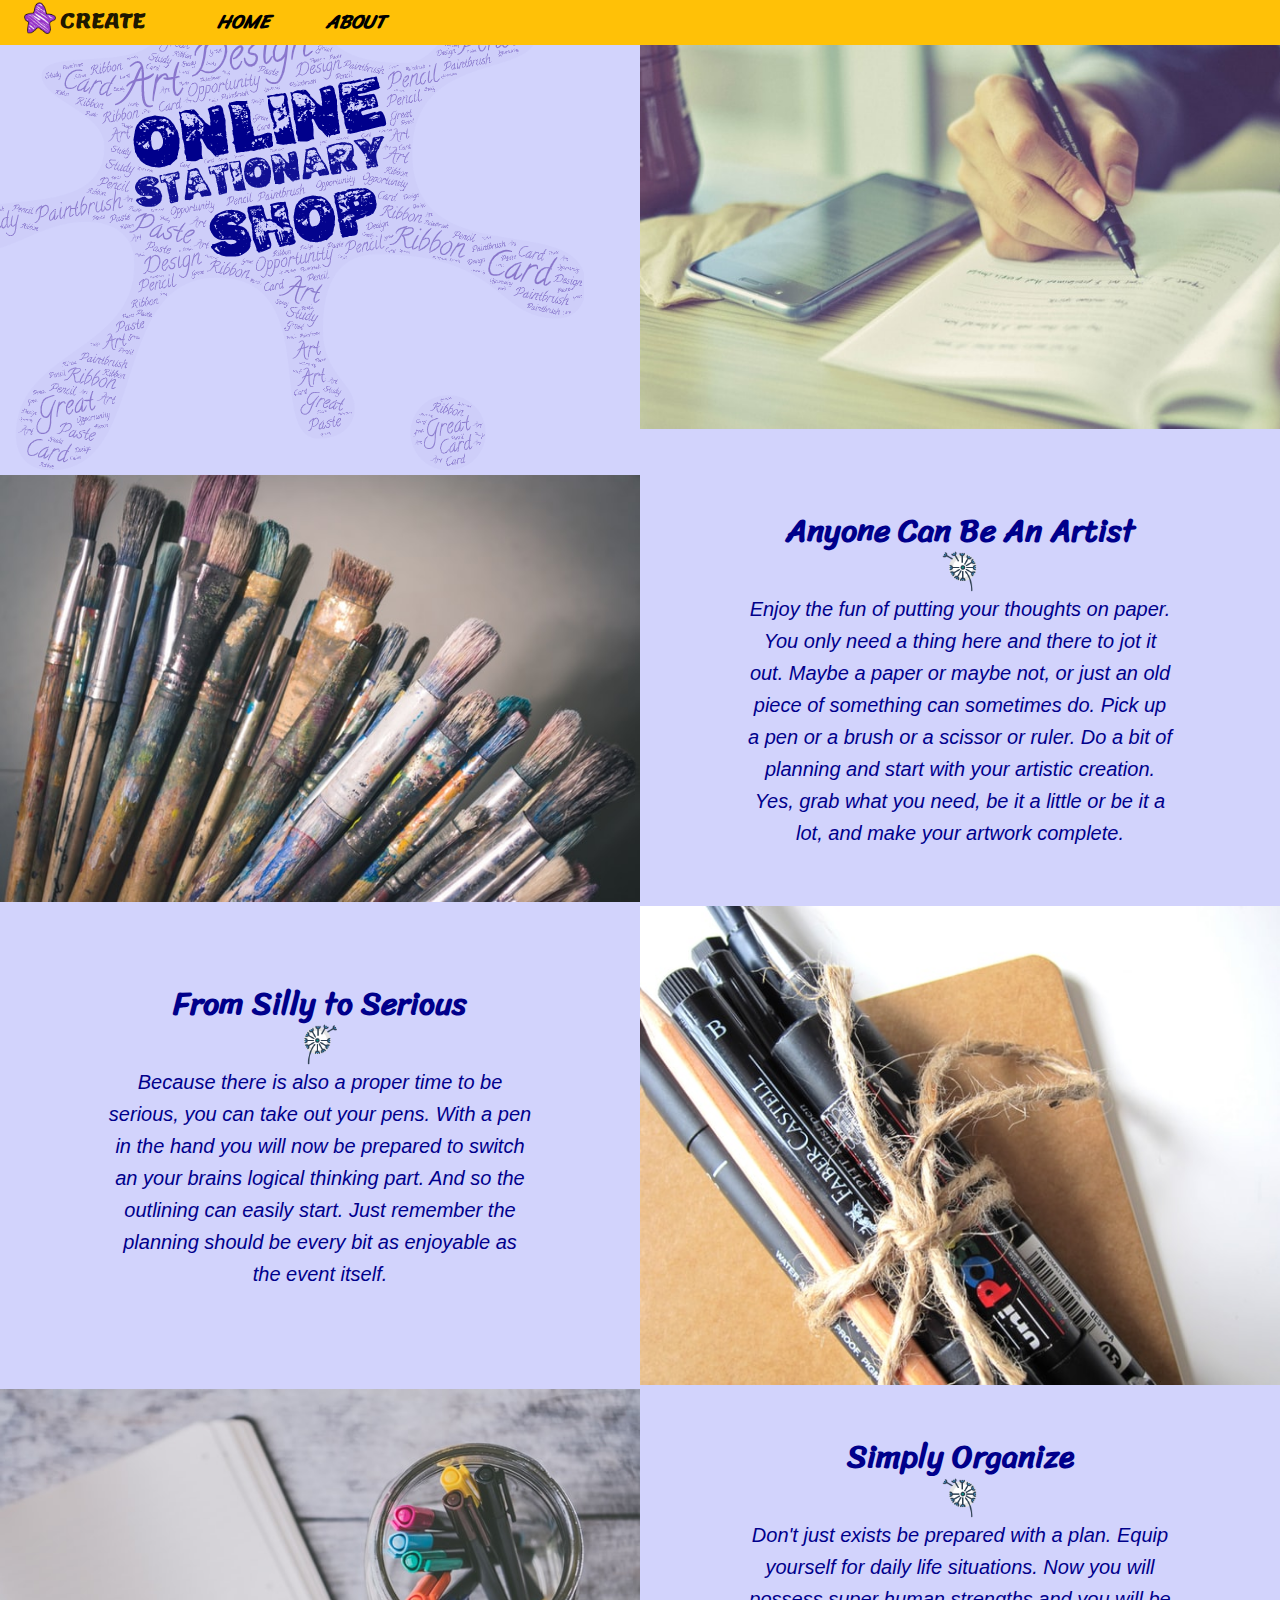
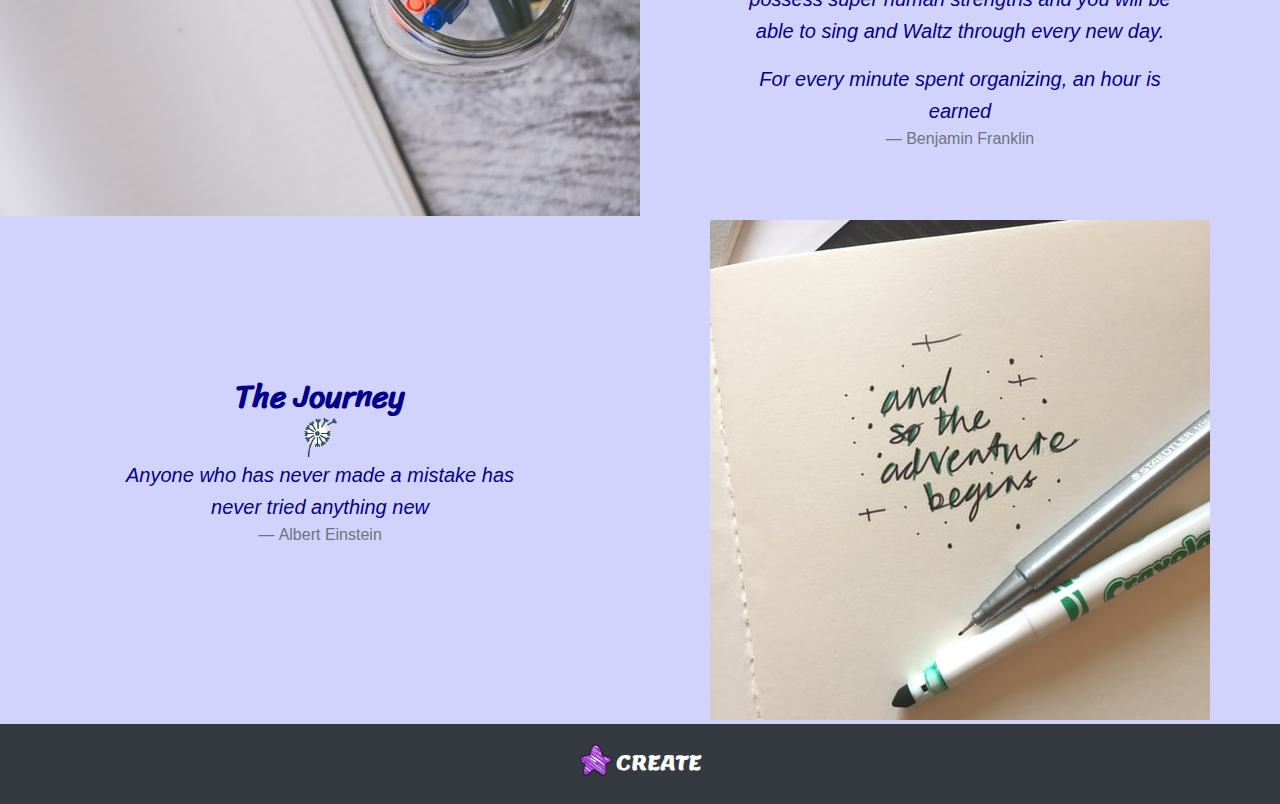
<file: index.html>
<!DOCTYPE html>
<html lang="en" dir="ltr">
  <head>
    <meta charset="utf-8">
    <meta name="viewport" content="width=device-width, initial-scale=1.0" />
    <link rel="stylesheet" href="https://stackpath.bootstrapcdn.com/bootstrap/4.4.1/css/bootstrap.min.css" integrity="sha384-Vkoo8x4CGsO3+Hhxv8T/Q5PaXtkKtu6ug5TOeNV6gBiFeWPGFN9MuhOf23Q9Ifjh" crossorigin="anonymous">
    <title>Stationary Shop</title>
    <link href="https://fonts.googleapis.com/css?family=Lemonada:400,700|Sriracha|Calligraffitti&display=swap" rel="stylesheet">
    <link rel="stylesheet" href="style.css">
  </head>
  <body>
    <nav id="top_bar" class="navbar navbar-light bg-warning navbar-expand-md py-0 fixed-top">
      <span class="navbar-brand ml-2 mr-5 logo-text"><img src="star_logo.png" class="mr-1 logo-img">CREATE</span>
      <button class="navbar-toggler" data-toggle="collapse" data-target="#navLinks" aria-lable="toggle navbar">
        <span class="navbar-toggler-icon"></span>
      </button>
      <div class="collapse navbar-collapse" id="navLinks">
        <ul class="navbar-nav">
          <li class="nav-item ml-3 mr-4">
            <a class="nav-link custom-text custom-link" href="#">HOME</a>
          </li>
          <li class="nav-item ml-3">
            <a class="nav-link custom-text custom-link" href="#">ABOUT</a>
          </li>
        </ul>
      </div>
    </nav>
    <article>
      <div class="row no-gutters my-2 my-md-1 p0">
        <div class="col-lg-6 p-0">
          <img class="img-fluid" src="images/woorde1.png" alt="Decorative word art">
        </div>
        <div class="col-lg-6 d-none d-lg-block p-0">
          <img class="img-fluid" src="images/writing.jpg" alt="decorative image of someone writing on paper">
        </div>
      </div>
    </article>
    <article class="blurb">
      <div class="row no-gutters text-center align-items-center my-2 my-md-1 p-0">
        <div class="col-md-6 p-0">
          <img src="images/paint_brush.jpg" alt="" class="img-fluid">
        </div>
        <div class="col-md-6 p-0">
          <div class="row no-gutters justify-content-center">
            <div class="col-10 col-lg-8 p-0">
              <h2 class="my-3 my-md-0">Anyone Can Be An Artist</h2>
              <img src="images/icon_flower.png" alt="decorative icon of a dangelion flower" class="d-none d-lg-inline small-img flip-img">
              <p class="lead">Enjoy the fun of putting your thoughts on paper. You only need a thing here and there to jot it out. Maybe a paper or maybe not, or just an old piece of something can sometimes do. Pick up a pen or a brush or a scissor or ruler. Do a bit of planning and start with your artistic creation. Yes, grab what you need, be it a little or be it a lot, and make your artwork complete.</p>
            </div>
          </div>
        </div>
      </div>
    </article>
    <atricle class="blurb">
      <div class="row no-gutters text-center align-items-center my-2 my-md-1 p-0">
        <div class="col-md-6 order-2 order-md-1 p-0">
          <div class="row no-gutters justify-content-center">
            <div class="col-10 col-lg-8 p-0">
              <h2 class="my-3 my-md-0">From Silly to Serious</h2>
              <img src="images/icon_flower.png" alt="decorative icon of a dangelion flower" class="d-none d-lg-inline small-img">
              <p class="lead">Because there is also a proper time to be serious, you can take out your pens. With a pen in the hand you will now be prepared to switch an your brains logical thinking part. And so the outlining can easily start. Just remember the planning should be every bit as enjoyable as the event itself.</p>
            </div>
          </div>
        </div>
        <div class="col-md-6 order-1 order-md-2 p-0">
          <img src="images/bundled.jpg" alt="" class="img-fluid">
        </div>
      </div>
    </article>
    <article class="blurb">
      <div class="row no-gutters text-center align-items-center my-2 my-md-1 p-0">
        <div class="col-md-6 p-0">
          <img src="images/bottle.jpg" alt="" class="img-fluid flip-img">
        </div>
        <div class="col-md-6 p-0">
          <div class="row no-gutters justify-content-center">
            <div class="col-10 col-lg-8 p-0">
              <h2 class="my-3 my-md-0">Simply Organize</h2>
              <img src="images/icon_flower.png" alt="decorative icon of a dangelion flower" class="d-none d-lg-inline small-img flip-img">
              <p class="lead">Don't just exists be prepared with a plan. Equip yourself for daily life situations. Now you will possess super human strengths and you will be able to sing and Waltz through every new day.</p>
              <blockquote class="blockquote">
              <p class="mb-0">For every minute spent organizing, an hour is earned</p>
              <footer class="blockquote-footer">Benjamin Franklin</footer>
              </blockquote>
            </div>
          </div>
        </div>
      </div>
    </article>
    <atricle class="blurb">
      <div class="row no-gutters text-center align-items-center my-2 my-md-1 p-0">
        <div class="col-md-6 order-2 order-md-1 p-0">
          <div class="row no-gutters justify-content-center">
            <div class="col-10 col-lg-8 p-0">
              <h2 class="my-3 my-md-0">The Journey</h2>
              <img src="images/icon_flower.png" alt="decorative icon of a dangelion flower" class="d-none d-lg-inline small-img">
              <blockquote class="blockquote">
              <p class="mb-0">Anyone who has never made a mistake has never tried anything new</p>
              <footer class="blockquote-footer">Albert Einstein</footer>
              </blockquote>
            </div>
          </div>
        </div>
        <div class="col-md-6 order-1 order-md-2 p-0">
          <img src="images/new_adventure.jpg" alt="" class="img-fluid">
        </div>
      </div>
    </article>
  <footer class="bg-dark py-4 px-0">
    <div class="row no-gutters justify-content-center">
      <span class="logo-text" style="color: white;"><img src="star_logo.png" class="mr-1 logo-img">CREATE</span>
    </div>
  </footer>
    <script src="https://code.jquery.com/jquery-3.4.1.slim.min.js" integrity="sha384-J6qa4849blE2+poT4WnyKhv5vZF5SrPo0iEjwBvKU7imGFAV0wwj1yYfoRSJoZ+n" crossorigin="anonymous"></script>
    <script src="https://cdn.jsdelivr.net/npm/popper.js@1.16.0/dist/umd/popper.min.js" integrity="sha384-Q6E9RHvbIyZFJoft+2mJbHaEWldlvI9IOYy5n3zV9zzTtmI3UksdQRVvoxMfooAo" crossorigin="anonymous"></script>
    <script src="https://stackpath.bootstrapcdn.com/bootstrap/4.4.1/js/bootstrap.min.js" integrity="sha384-wfSDF2E50Y2D1uUdj0O3uMBJnjuUD4Ih7YwaYd1iqfktj0Uod8GCExl3Og8ifwB6" crossorigin="anonymous"></script>
  </body>
</html>
</file>
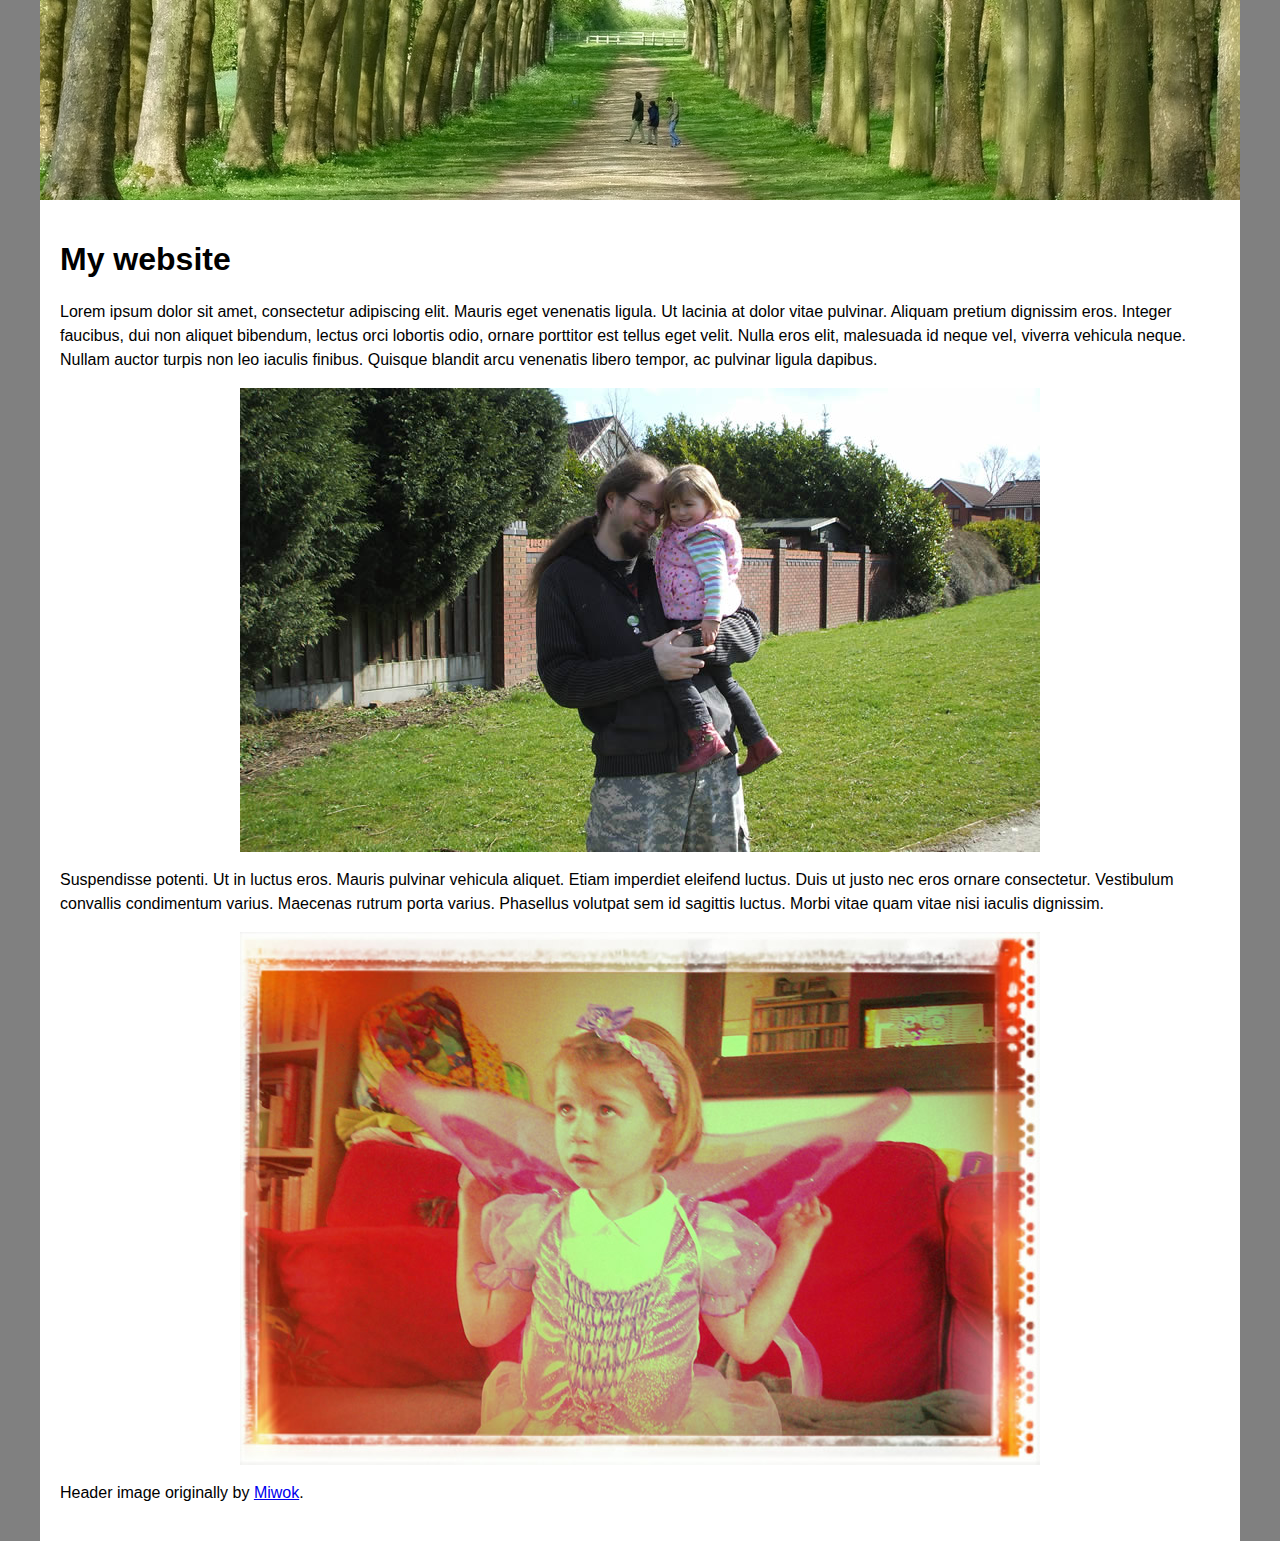
<file: toets2/responsive.html>
<!DOCTYPE html>
<html>
  <head>
    <meta charset="utf-8">
    <meta name="viewport" content="width=device-width">
    <title>Responsive HTML images demo</title>
    <style>
      html {
        font-family: sans-serif;
        background-color: gray;
      }

      body {
        max-width: 1200px;
        margin: 0 auto;
        background-color: white;
      }

      header {
        background: url(header.jpg) no-repeat center;
        height: 200px;
      }

      section {
        padding: 20px;
      }

      p {
        line-height: 1.5;
      }

      img {
        display: block;
        margin: 0 auto;
        max-width: 100%;
      }
    </style>
  </head>
  <body>
    <header>

    </header>

    <main>
      <section>
        <h1>My website</h1>

        <p>Lorem ipsum dolor sit amet, consectetur adipiscing elit. Mauris eget venenatis ligula. Ut lacinia at dolor vitae pulvinar. Aliquam pretium dignissim eros. Integer faucibus, dui non aliquet bibendum, lectus orci lobortis odio, ornare porttitor est tellus eget velit. Nulla eros elit, malesuada id neque vel, viverra vehicula neque. Nullam auctor turpis non leo iaculis finibus. Quisque blandit arcu venenatis libero tempor, ac pulvinar ligula dapibus.</p>

        <picture>
          <source media="(max-width: 799px)" srcset="elva-480w-close-portrait.jpg">
          <source media="(min-width: 800px)" srcset="elva-800w.jpg">
          <img src="elva-800w.jpg" alt="Chris standing up holding his daughter Elva">
        </picture>

        <p>Suspendisse potenti. Ut in luctus eros. Mauris pulvinar vehicula aliquet. Etiam imperdiet eleifend luctus. Duis ut justo nec eros ornare consectetur. Vestibulum convallis condimentum varius. Maecenas rutrum porta varius. Phasellus volutpat sem id sagittis luctus. Morbi vitae quam vitae nisi iaculis dignissim.</p>

        <img srcset="elva-fairy-480w.jpg 480w,
                     elva-fairy-800w.jpg 800w"
             sizes="(max-width: 600px) 480px,
                    800px"
             src="elva-fairy-800w.jpg" alt="Elva dressed as a fairy">

        <p>Header image originally by <a href="https://www.flickr.com/photos/miwok/17086751527/">Miwok</a>.</p>
      </section>
    </main>
  </body>
</html>
</file>
<file: style.css>
body {
  background: #d2d3fc;
}

.logo-img {
  width: 2rem;
  height: 2rem;
  position: relative;
  top: -0.25rem;
}

.logo-text {
  font-family: 'Lemonada', cursive;
  font-weight: 700;
  font-size: 1.3rem;
  color: black;
}

#top_bar .nav-link {
  color: black;
  font-size: 1.2rem;
  font-family: 'Sriracha', cursive;
  font-weight: 700;
  font-style: italic;
}

#top_bar .nav-link:hover {
  background-color: #00008B;
  border: none;
  color: white;
  padding: 2px 10px;
  text-align: center;
  text-decoration: none;
  display: inline-block;
  margin: 4px 2px;
  cursor: pointer;
  border-radius: 16px;
}

.position-top {

}

.blurb {

}

.blurb h2 {
  font-family: 'Sriracha', cursive;
  font-weight: 700;
  font-size: 2rem;
  color: #00008B;
}

.blurb p {
  font-weight: 400;
  color: #00008B;
  font-style: italic;
  line-height: 2rem;
}

.small-img {
  width: 10%;
  height: auto;
}

.flip-img {
  transform: scaleX(-1);
}
</file>
